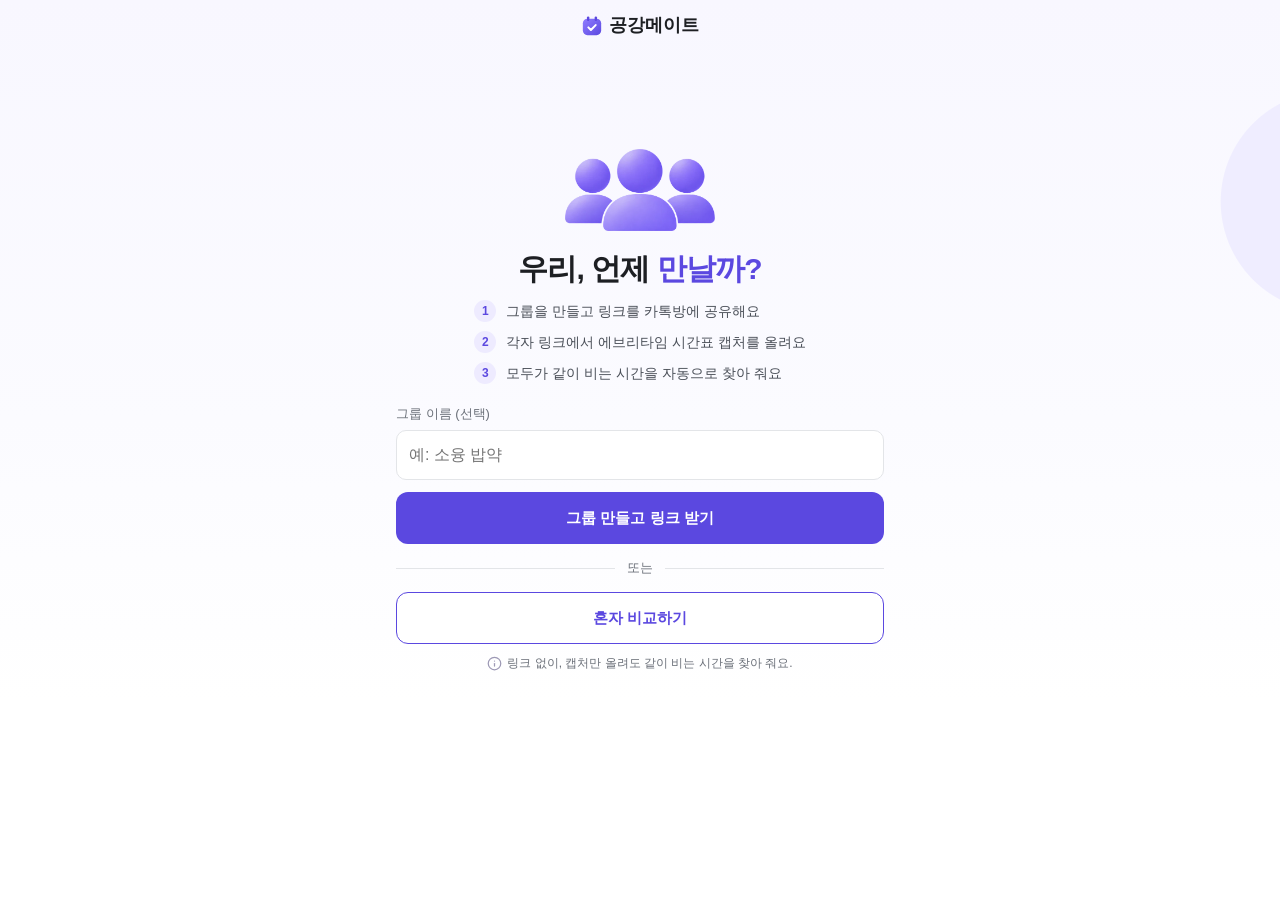
<file: public/index.html>
<!DOCTYPE html>
<html lang="ko">
<head>
  <meta charset="utf-8">
  <meta name="viewport" content="width=device-width, initial-scale=1, viewport-fit=cover">
  <meta name="theme-color" content="#ffffff">
  <meta property="og:title" content="공강메이트">
  <meta property="og:description" content="각자 에브리타임 시간표 캡처를 올리면 같이 비는 시간을 찾아 줘요.">
  <title>공강메이트</title>
  <link rel="icon" href="data:,">
  <link rel="stylesheet" href="style.css">
</head>
<body>
  <header class="app-header">
    <h1><a href="/" class="home-link">
      <svg class="logo" viewBox="0 0 24 24" width="22" height="22" aria-hidden="true"><defs><linearGradient id="lg" x1="0" y1="0" x2="1" y2="1"><stop offset="0" stop-color="#8f7dff"/><stop offset="1" stop-color="#5b48e0"/></linearGradient></defs><rect x="2" y="4" width="20" height="18" rx="5" fill="url(#lg)"/><rect x="6.5" y="1.5" width="2.6" height="5" rx="1.3" fill="#5b48e0"/><rect x="14.9" y="1.5" width="2.6" height="5" rx="1.3" fill="#5b48e0"/><path d="M8 13.5l2.8 2.8L16 11" fill="none" stroke="#fff" stroke-width="2.2" stroke-linecap="round" stroke-linejoin="round"/></svg>
      공강메이트</a></h1>
  </header>

  <main>
    <!-- 첫 화면: 그룹 만들기 -->
    <section id="step-home" class="step" hidden>
      <div class="hero">
        <div class="hero-art" aria-hidden="true">
          <img src="img/hero-people.webp" alt="" width="260" height="144">
        </div>
        <h2>우리, 언제 <em>만날까?</em></h2>
        <ol class="steps">
          <li><b>1</b><span>그룹을 만들고 링크를 카톡방에 공유해요</span></li>
          <li><b>2</b><span>각자 링크에서 에브리타임 시간표 캡처를 올려요</span></li>
          <li><b>3</b><span>모두가 같이 비는 시간을 자동으로 찾아 줘요</span></li>
        </ol>
      </div>

      <label class="field">
        <span>그룹 이름 (선택)</span>
        <input id="group-name" maxlength="30" placeholder="예: 소융 밥약">
      </label>
      <button id="create-group" class="btn btn-primary" type="button">그룹 만들고 링크 받기</button>
      <p id="home-error" class="error-text" hidden></p>
      <div class="or" aria-hidden="true"><span>또는</span></div>
      <button id="solo-start" class="btn btn-outline" type="button">혼자 비교하기</button>
      <p class="note note-info solo-note">
        <svg width="15" height="15" aria-hidden="true"><use href="img/icons.svg#info"/></svg>
        링크 없이, 캡처만 올려도 같이 비는 시간을 찾아 줘요.
      </p>
    </section>

    <!-- 그룹 결과: 주간 시간표가 메인 -->
    <section id="step-group" class="step" hidden>
      <div id="group-head" class="group-head"></div>
      <ul id="group-people" class="chips readonly" aria-label="참여한 사람"></ul>
      <div id="my-action"></div>
      <div id="group-result"></div>
    </section>

    <!-- 혼자 비교: 저장 없이 이 화면에서만 -->
    <section id="step-solo" class="step" hidden>
      <div class="group-head">
        <div>
          <h2>혼자 비교하기</h2>
          <p class="sub" id="solo-sub" hidden></p>
        </div>
      </div>
      <div id="solo-action"></div>
      <ul id="solo-people" class="chips"></ul>
      <div id="solo-result"></div>
    </section>

    <!-- 시간표 올리기 -->
    <section id="step-join" class="step" hidden>
      <h2 class="page-title" id="join-title">내 시간표 올리기</h2>
      <label class="field" id="join-name-field">
        <span id="join-name-label">내 이름</span>
        <input id="join-name" maxlength="20" placeholder="친구들이 알아볼 이름">
      </label>
      <label class="upload-box" for="join-file">
        <strong id="join-file-label">내 시간표 캡처 선택</strong>
        <span id="join-file-sub">에브리타임 앱 → 아래 메뉴 '시간표' 탭을 캡처해 주세요</span>
        <span class="upload-limit">휴대폰 앱 캡처만 인식해요 (PC 버전 이미지 미지원)</span>
        <input id="join-file" type="file" accept="image/*" hidden>
      </label>
      <p class="note note-info">
        <svg width="15" height="15" aria-hidden="true"><use href="img/icons.svg#info"/></svg>
        캡처는 인식에만 쓰고 저장하지 않아요.
      </p>
      <img id="join-preview" class="join-preview" alt="선택한 캡처" hidden>
      <ul id="join-cards" class="friend-cards" hidden></ul>
      <p id="join-error" class="error-text" hidden></p>
      <div class="bottom-bar two">
        <button class="btn btn-ghost" type="button" id="join-cancel">취소</button>
        <button id="join-next" class="btn btn-primary" type="button">인식하기</button>
      </div>
    </section>

    <!-- 인식 결과 확인·수정 -->
    <section id="step-review" class="step" hidden>
      <div id="review-panel"></div>
      <div id="review-error" class="review-error" hidden></div>
      <div class="bottom-bar two">
        <button id="review-back" class="btn btn-ghost" type="button">이전</button>
        <button id="review-next" class="btn btn-primary" type="button">그룹에 저장</button>
      </div>
    </section>
  </main>

  <!-- 화면 코드: 위에서부터 차례로 불러온다 (state -> 도구 -> 기능 -> 시작). 역할은 README "구조" 참고 -->
  <script src="js/state.js"></script>
  <script src="js/utils.js"></script>
  <script src="js/errors.js"></script>
  <script src="js/navigation.js"></script>
  <script src="js/timetable.js"></script>
  <script src="js/recognize.js"></script>
  <script src="js/result-image.js"></script>
  <script src="js/modal.js"></script>
  <script src="js/group.js"></script>
  <script src="js/solo.js"></script>
  <script src="js/upload.js"></script>
  <script src="js/review.js"></script>
  <script src="js/main.js"></script>
</body>
</html>
</file>
<file: public/style.css>
:root {
  --bg: #ffffff;
  --surface: #f6f7f9;
  --line: #e3e5e8;
  --text: #1d1f23;
  --muted: #6b7079;
  --accent: #5b48e0;
  --accent-soft: #eeebff;
  --warn: #e8a400;
  --warn-soft: #fff3cf;
  --danger: #d6336c;
  --hour: 44px;
  --radius: 12px;
}

* { box-sizing: border-box; }
[hidden] { display: none !important; }

body {
  margin: 0;
  background: var(--bg);
  color: var(--text);
  font-family: -apple-system, BlinkMacSystemFont, "Apple SD Gothic Neo", "Pretendard", "Noto Sans KR", sans-serif;
  font-size: 15px;
  line-height: 1.5;
  -webkit-text-size-adjust: 100%;
  word-break: keep-all;
  overflow-wrap: anywhere;
}

main, .app-header { max-width: 520px; margin: 0 auto; padding: 0 16px; }
main { padding-bottom: 100px; }

.app-header {
  position: sticky; top: 0; z-index: 5;
  background: var(--bg);
  display: flex; align-items: center; justify-content: space-between;
  padding-top: 12px; padding-bottom: 12px;
  border-bottom: 1px solid var(--line);
}
.app-header h1 { margin: 0; font-size: 18px; }

.lead { margin: 16px 0; }
.note { color: var(--muted); font-size: 13px; text-align: center; }
.error-text { color: var(--danger); font-size: 14px; }

/* 버튼 */
.btn {
  display: block; width: 100%;
  padding: 14px 16px; border-radius: var(--radius);
  border: 1px solid transparent; font: inherit; font-weight: 600;
  cursor: pointer;
}
.btn:disabled { opacity: .4; cursor: default; }
.btn-primary { background: var(--accent); color: #fff; }
.btn-ghost { background: var(--surface); color: var(--text); }
.btn-small { display: inline-block; width: auto; padding: 6px 12px; font-size: 13px; font-weight: 500; }
.icon-btn {
  border: none; background: none; color: var(--muted);
  font: inherit; font-size: 13px; padding: 6px 8px; cursor: pointer;
}
.icon-btn.danger { color: var(--danger); }

.bottom-bar {
  position: fixed; left: 0; right: 0; bottom: 0; z-index: 5;
  max-width: 520px; margin: 0 auto;
  padding: 12px 16px calc(12px + env(safe-area-inset-bottom));
  background: linear-gradient(to top, var(--bg) 75%, rgba(255,255,255,0));
}
.bottom-bar.two { display: grid; grid-template-columns: 1fr 2fr; gap: 8px; }

/* 1단계 */
.upload-box {
  display: flex; flex-direction: column; align-items: center; gap: 4px;
  padding: 24px; border: 2px dashed var(--line); border-radius: var(--radius);
  background: var(--surface); cursor: pointer; text-align: center;
}
.upload-box span { color: var(--muted); font-size: 13px; }
.upload-box .upload-limit { font-size: 12px; color: #9d99b5; } /* 지원 범위 안내 (두 번째 줄보다 한 단계 연하게) */

.alert {
  padding: 10px 12px; border-radius: 10px; margin-bottom: 10px; font-size: 14px;
  background: var(--warn-soft);
}
.alert.error { background: #fde4ec; }
.alert ul { margin: 0; padding-left: 18px; }

.row-inline { display: flex; align-items: center; justify-content: space-between; gap: 8px; margin: 12px 0 8px; }
.row-inline h2, .section-title { font-size: 15px; margin: 0; }
.section-title { margin: 20px 0 8px; }
select, input[type="time"] {
  font: inherit; font-size: 14px; padding: 6px 8px;
  border: 1px solid var(--line); border-radius: 8px; background: var(--bg); color: var(--text);
}

/* 수업 목록 (To-Do 패턴) */
.class-list { list-style: none; margin: 0; padding: 0; display: grid; gap: 6px; }
.class-row {
  display: grid;
  /* 시작·끝 칸은 같은 폭(minmax(0,1fr)): 아이폰의 시간 입력 칸이 기본 폭 때문에 카드 밖으로 밀리지 않게 한다 */
  grid-template-columns: 8px minmax(0, 1fr) auto minmax(0, 1fr);
  grid-template-areas:
    "sw day day del"
    "sw start sep end";
  align-items: center; gap: 6px 8px;
  padding: 8px 10px; border: 1px solid var(--line); border-radius: 10px;
}
.class-row.invalid { border-color: var(--danger); }
.class-row .swatch { grid-area: sw; width: 8px; align-self: stretch; border-radius: 3px; }
.class-row select { grid-area: day; justify-self: start; }
.class-row .icon-btn { grid-area: del; justify-self: end; }
.class-row .t-start { grid-area: start; }
.class-row .sep { grid-area: sep; }
.class-row .t-end { grid-area: end; }
/* 아이폰 Safari 의 시간 입력 칸은 기본 모양일 때 안쪽 최소 폭 때문에 칸 폭을 무시하고 카드 밖으로 나간다.
   기본 모양을 끄고 폭·높이를 직접 정한다 */
.class-row input[type="time"] {
  -webkit-appearance: none; appearance: none;
  display: block; box-sizing: border-box;
  width: 100%; min-width: 0; max-width: 100%;
  height: 38px; margin: 0; text-align: center;
}
.class-row input[type="time"]::-webkit-date-and-time-value { min-width: 0; margin: 0 auto; text-align: center; }
.class-row .sep { color: var(--muted); text-align: center; }
.empty { color: var(--muted); font-size: 14px; padding: 8px 0; }

/* 시간표 그리드 */
.tt {
  display: grid;
  grid-template-columns: 30px repeat(var(--days, 5), 1fr);
  border: 1px solid var(--line); border-radius: var(--radius); overflow: hidden;
  font-size: 11px; background: var(--bg);
}
.tt-head { text-align: center; padding: 6px 0; color: var(--muted); border-bottom: 1px solid var(--line); background: var(--surface); }
.tt-times, .tt-col {
  position: relative; height: calc(var(--hour) * var(--hours, 9));
  background-image: linear-gradient(var(--line) 1px, transparent 1px);
  background-size: 100% var(--hour);
}
.tt-col { border-left: 1px solid var(--line); }
.tt-times span { position: absolute; right: 4px; color: var(--muted); transform: translateY(2px); }
.tt-block {
  position: absolute; left: 2px; right: 2px;
  border-radius: 5px; padding: 2px 3px; overflow: hidden;
  color: #fff; font-size: 10px; line-height: 1.25;
}

.loading { padding: 24px 0; text-align: center; color: var(--muted); }

/* ---- 첫 화면 / 그룹 (F7) ---- */
.home-link { color: inherit; text-decoration: none; display: inline-flex; align-items: center; gap: 6px; }
.logo { flex: none; }
/* 첫 화면: 가운데 정렬, 세로로 여유 있게 */
#step-home { min-height: calc(100svh - 150px); display: flex; flex-direction: column; justify-content: center; padding-bottom: 40px; }
.hero { text-align: center; padding: 8px 0 4px; }
.hero-art { position: relative; width: 150px; margin: 0 auto 18px; }
.hero-art img { display: block; width: 100%; height: auto; }
.hero h2 { margin: 0 0 12px; font-size: 30px; line-height: 1.3; letter-spacing: -0.03em; }
.hero h2 em { font-style: normal; color: var(--accent); }
.steps { list-style: none; margin: 0 auto; padding: 0; display: grid; gap: 9px; width: fit-content; max-width: 100%; text-align: left; }
.steps li { display: flex; align-items: center; gap: 10px; color: #4a4f58; font-size: 14px; line-height: 1.4; }
.steps b {
  flex: none; width: 22px; height: 22px; border-radius: 50%;
  display: inline-flex; align-items: center; justify-content: center;
  background: var(--accent-soft); color: var(--accent); font-size: 12px;
}

.page-title { font-size: 18px; margin: 18px 0 12px; }
.row-inline.review-head { margin: 18px 0 12px; }
.row-inline.review-head .page-title { font-size: 18px; margin: 0; }

.field { display: grid; gap: 6px; margin: 16px 0 12px; font-size: 13px; color: var(--muted); }
.field-error { margin: 0; color: var(--danger); font-size: 13px; }
input.invalid { border-color: var(--danger) !important; box-shadow: 0 0 0 1px var(--danger); }
.field input {
  font: inherit; font-size: 16px; color: var(--text);
  padding: 12px; border: 1px solid var(--line); border-radius: 10px;
}
.group-head { display: flex; justify-content: space-between; align-items: center; gap: 12px; padding: 16px 0 4px; }
.group-head h2 { margin: 0; font-size: 20px; }
.group-head .sub { margin: 4px 0 0; color: var(--muted); font-size: 13px; }

#my-action { margin: 12px 0 4px; }
.empty-box { margin: 12px 0; padding: 24px 16px; text-align: center; color: var(--muted); background: var(--surface); border-radius: var(--radius); font-size: 14px; }

.badge { font-size: 11px; padding: 1px 8px; border-radius: 999px; background: var(--accent); color: #fff; }

.join-preview { display: block; width: 120px; margin: 12px auto 0; border-radius: 10px; border: 1px solid var(--line); }

.review-error { margin: 12px 0; padding: 12px; border-radius: 10px; background: #fde4ec; color: var(--danger); font-size: 14px; }
.review-error p { margin: 0 0 8px; }
.review-error p:last-child { margin-bottom: 0; }


.badge { font-size: 11px; padding: 1px 8px; border-radius: 999px; background: var(--accent); color: #fff; }
.alert p { margin: 0; }
.alert .row-inline { margin: 8px 0 0; }
.sub { color: var(--muted); font-size: 13px; }

/* ---- 결과 그리드: 30분 눈금, 칸 안에 이름 ---- */
.tt.tall { --hour: 64px; }
.tt.tall .tt-col {
  background-image:
    linear-gradient(var(--line) 1px, transparent 1px),
    linear-gradient(#f0f1f3 1px, transparent 1px);
  background-size: 100% var(--hour), 100% calc(var(--hour) / 2);
}
.tt-block.slot {
  display: flex; flex-direction: column; gap: 0; align-items: flex-start;
  font: inherit; font-size: 10.5px; line-height: 1.3; text-align: left;
  padding: 3px 4px; cursor: pointer; border: 1px solid var(--line);
}
.tt-block.slot span { max-width: 100%; overflow: hidden; text-overflow: ellipsis; white-space: nowrap; }
.tt-block.slot .count { font-size: 10px; font-weight: 600; opacity: .75; }
.tt-block.slot .more { opacity: .75; }
#group-result { margin-top: 14px; }
.result-rule { margin: 0 0 8px; font-size: 12.5px; color: var(--muted); }
.tt-block.mine { background: var(--accent-soft); border-color: var(--accent); color: var(--text); }
.tt-block.mine .me { font-weight: 700; color: var(--accent); }
.tt-block.other { background: var(--surface); color: var(--muted); }
.legend { display: flex; flex-wrap: wrap; gap: 12px; font-size: 12px; color: var(--muted); margin: 8px 0; }
.legend i { display: inline-block; width: 10px; height: 10px; border-radius: 2px; margin-right: 4px; vertical-align: -1px; }
.legend .l-mine { background: var(--accent-soft); border: 1px solid var(--accent); }
.legend .l-other { background: var(--surface); border: 1px solid var(--line); }
.legend-hint { margin-left: auto; }

/* ---- 구간 상세 팝업 ---- */
body.no-scroll { overflow: hidden; }
.modal {
  position: fixed; inset: 0; z-index: 50;
  display: flex; align-items: flex-end; justify-content: center;
  background: rgba(15, 17, 20, 0.45);
  opacity: 0; transition: opacity .14s ease;
}
.modal.open { opacity: 1; }
.modal-card {
  width: 100%; max-width: 520px; background: var(--bg);
  border-radius: 16px 16px 0 0; padding: 18px 18px calc(22px + env(safe-area-inset-bottom));
}
.modal-top { display: flex; justify-content: space-between; align-items: center; }
.modal-top h3 { margin: 0; font-size: 18px; }
.modal-close { border: none; background: var(--surface); width: 32px; height: 32px; border-radius: 50%; cursor: pointer; color: var(--text); display: inline-flex; align-items: center; justify-content: center; }
.modal-sub { margin: 4px 0 12px; color: var(--muted); font-size: 14px; }
.modal-names { list-style: none; margin: 0; padding: 0; display: flex; flex-wrap: wrap; gap: 6px; }
.modal-names li { padding: 6px 12px; border-radius: 999px; background: var(--surface); font-size: 14px; }
.modal-names li.me { background: var(--accent-soft); color: var(--accent); font-weight: 700; }

/* ---- 그룹 상단 버튼: 새로고침 + 링크 공유 ---- */
.head-actions { display: flex; align-items: center; gap: 6px; flex: none; }
.icon-round {
  width: 34px; height: 34px; border: none; border-radius: 50%;
  background: none; color: var(--muted); cursor: pointer;
  display: inline-flex; align-items: center; justify-content: center;
}
.icon-round:active { background: var(--surface); }
.icon-round.spin svg { animation: spin .6s linear infinite; }
@keyframes spin { to { transform: rotate(360deg); } }

.empty-box strong { display: block; color: var(--text); font-size: 15px; }
.empty-box p { margin: 4px 0 0; }
.empty-box .btn { margin-top: 14px; }

/* ---- 첫 화면: 위쪽만 옅은 파란빛 ---- */
body.home {
  background:
    radial-gradient(circle at 104% 24%, #efedff 0, #efedff 110px, transparent 111px),
    radial-gradient(circle at 108% 52%, #f2f0ff 0, #f2f0ff 70px, transparent 71px),
    linear-gradient(180deg, #f8f7ff 0, #fbfbff 420px, var(--bg) 700px);
  background-repeat: no-repeat;
}
body.home .app-header { background: transparent; border-bottom-color: transparent; position: static; justify-content: center; }

.btn-arrow { display: flex; align-items: center; justify-content: center; gap: 6px; }
#step-home .note { margin-top: 16px; font-size: 12px; }
.note-info { display: flex; align-items: center; justify-content: center; gap: 5px; }
.note-info svg { color: #9d99b5; flex: none; }

.btn-icon { display: inline-flex; align-items: center; gap: 6px; }

/* ---- 첫 화면 두 번째 선택지(혼자 비교하기), 이미지 저장 ---- */
#solo-action { margin: 12px 0 4px; display: flex; flex-direction: column; gap: 8px; }
#solo-result { margin-top: 14px; }
.chips { list-style: none; margin: 10px 0 0; padding: 0; display: flex; flex-wrap: wrap; gap: 6px; }
.chips li {
  display: inline-flex; align-items: center; gap: 6px;
  padding: 4px 4px 4px 12px; border-radius: 999px; background: var(--surface); font-size: 14px;
}
.chips .sub { font-size: 12px; }
.chips li > .sub:last-child { margin-right: 8px; } /* x 버튼이 없는 내 이름표는 오른쪽 여백을 맞춘다 */
.chips li { min-height: 32px; }
.chips button {
  border: none; background: none; color: var(--muted); cursor: pointer;
  width: 24px; height: 24px; border-radius: 50%;
  display: inline-flex; align-items: center; justify-content: center;
}
.chips button:active { background: var(--line); }
.chips.readonly li { padding-right: 12px; } /* 빼기 버튼이 없는 이름표 (그룹 참여자 목록) */
.chips.readonly li > .sub:last-child { margin-right: 0; }
#group-people:empty { display: none; }
.image-card { text-align: center; }
.image-card img { display: block; width: 100%; max-height: 62vh; object-fit: contain; margin: 12px 0 8px; border: 1px solid var(--line); border-radius: 10px; }
.image-card p { margin: 0; color: var(--muted); font-size: 13px; }
body.home main { padding-bottom: 32px; }
#step-home .solo-note { margin-top: 10px; }
.btn-outline { background: var(--bg); border-color: var(--accent); color: var(--accent); }
.or { display: flex; align-items: center; gap: 12px; margin: 14px 0; color: var(--muted); font-size: 13px; }
.or::before, .or::after { content: ''; flex: 1; height: 1px; background: var(--line); }
.save-image { margin-top: 4px; }
.footnote { margin: 10px 0 0; text-align: center; color: #9a9ea6; font-size: 12px; }
#step-join .note { margin: 10px 0 0; font-size: 12px; }

/* 친구 시간표 카드: 썸네일(누르면 크게) + 이름 */
.friend-cards { list-style: none; margin: 14px 0 0; padding: 0; display: flex; flex-direction: column; gap: 10px; }
.friend-card { display: flex; flex-wrap: wrap; align-items: center; gap: 10px; padding: 8px; border: 1px solid var(--line); border-radius: 12px; background: #fff; }
.friend-card input { flex: 1; min-width: 0; font: inherit; font-size: 16px; color: var(--text); padding: 12px; border: 1px solid var(--line); border-radius: 10px; }
.thumb-btn, .source-thumb { border: none; padding: 0; background: none; cursor: zoom-in; font: inherit; color: inherit; }
.thumb-btn img { display: block; width: 52px; height: 72px; object-fit: cover; object-position: top; border-radius: 8px; border: 1px solid var(--line); }
.source-thumb { display: flex; align-items: center; gap: 10px; margin: 4px 0 12px; text-align: left; }
.source-thumb img { display: block; width: 52px; height: 72px; object-fit: cover; object-position: top; border-radius: 8px; border: 1px solid var(--line); }
.source-thumb span { color: var(--muted); font-size: 13px; }
.capture-card img { max-height: 78vh; }

.friend-card .field-error { order: 10; flex-basis: 100%; padding-left: 4px; }
input.invalid:focus { outline-color: var(--danger); }
#overlap-msg { margin: 0 0 8px; }
</file>
